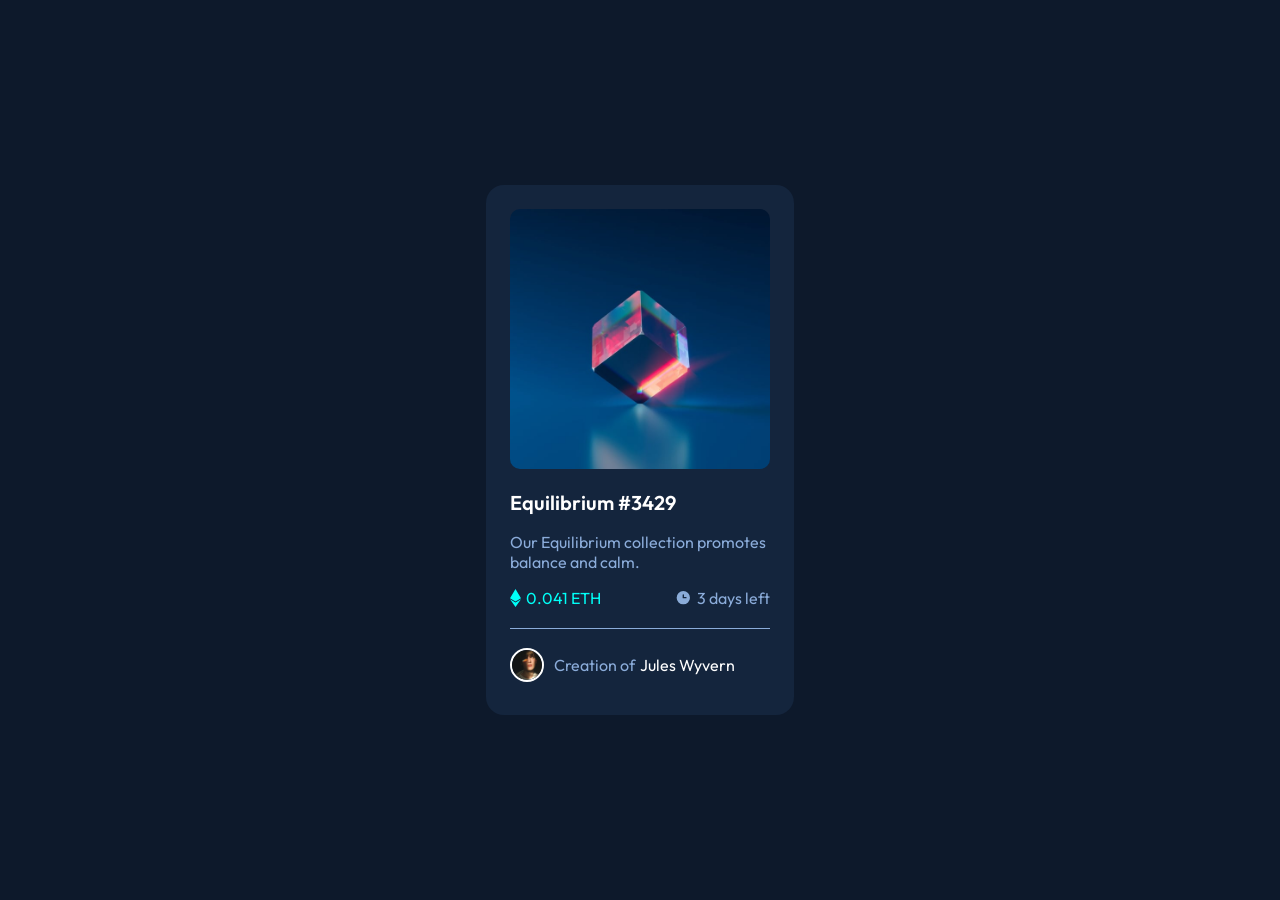
<file: nft-preview-card-component-main/index.html>
<!doctype html>
<html lang="en">
  <head>
    <meta charset="UTF-8" />
    <meta name="viewport" content="width=device-width, initial-scale=1.0" />

    <link
      rel="icon"
      type="image.png"
      sizes="32x32"
      href="./images/favicon-32x32.png"
    />

    <link rel="stylesheet" href="style.css" />

    <title>NFT-Preview-card</title>
  </head>
  <body>
    <article class="preview">
      <img
        src="./images/image-equilibrium.jpg"
        alt="image"
        class="cube-equilibrium"
      />

      <header>
        <h1 class="hearder-text">Equilibrium #3429</h1>
      </header>
      <p class="content">
        Our Equilibrium collection promotes balance and calm.
      </p>

      <main class="icon-header">
        <div class="code-icon">
          <img
            src="./images/icon-ethereum.svg"
            alt="iconimages"
            class="small-icon"
          />

          <span class="code-word">0.041 ETH</span>
        </div>

        <div class="days-icon">
          <img
            src="./images/icon-clock.svg"
            alt="iconclock"
            class="clock-icon"
          />

          <span class="days">3 days left</span>
        </div>
      </main>

      <footer class="profile-image">
        <img src="images/image-avatar.png" alt="avatar" class="boy-avator" />

        <div class="creator-profile">
          <p class="creator">Creation of</p>
          <p class="creator-name">Jules Wyvern</p>
        </div>
      </footer>
    </article>
  </body>
</html>
</file>
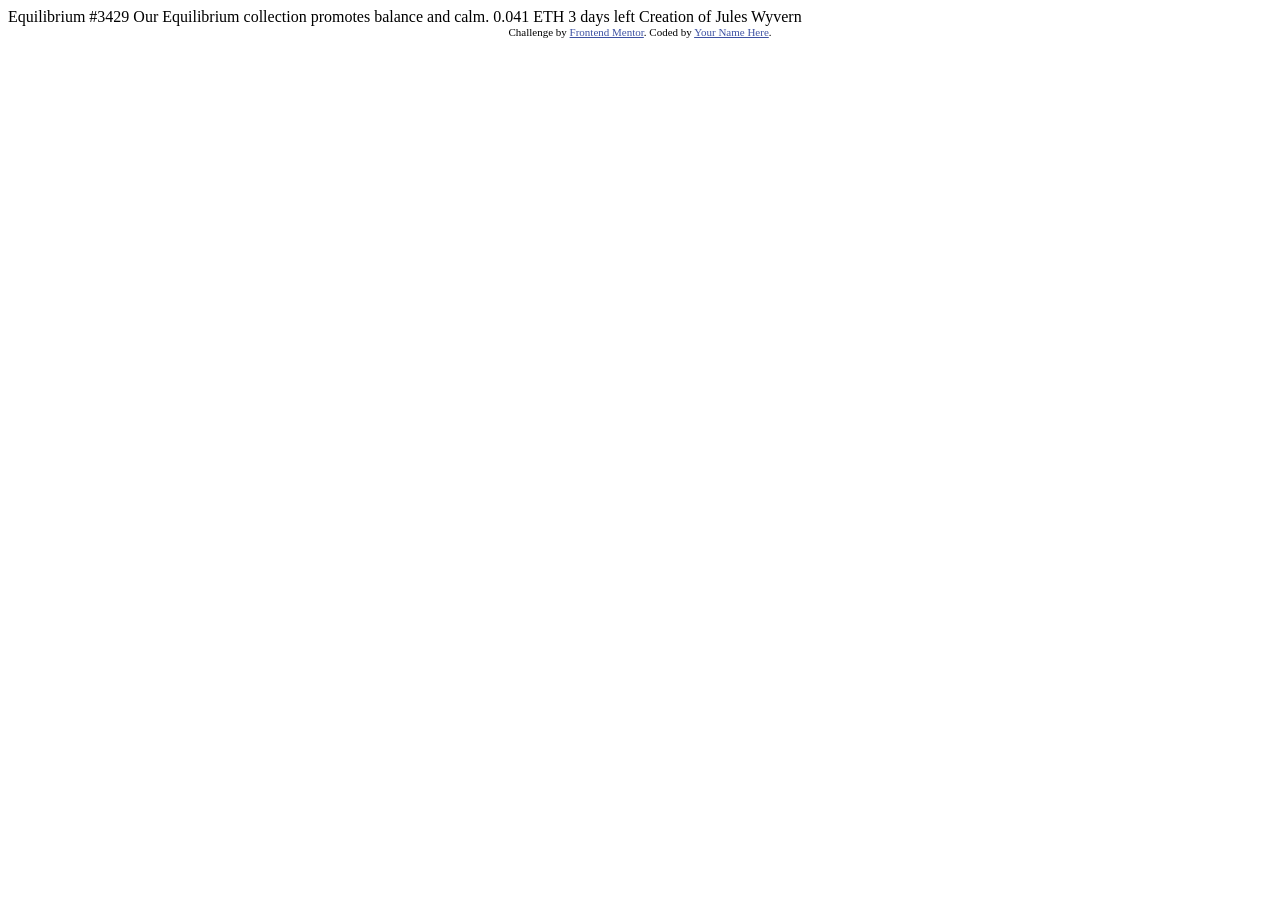
<file: nft-preview-card-component-main/nft-preview-card-component-main/index.html>
<!DOCTYPE html>
<html lang="en">
<head>
  <meta charset="UTF-8">
  <meta name="viewport" content="width=device-width, initial-scale=1.0"> <!-- displays site properly based on user's device -->

  <link rel="icon" type="image/png" sizes="32x32" href="./images/favicon-32x32.png">
  
  <title>Frontend Mentor | NFT preview card component</title>

  <!-- Feel free to remove these styles or customise in your own stylesheet 👍 -->
  <style>
    .attribution { font-size: 0.6875rem; text-align: center; }
    .attribution a { color: hsl(228, 45%, 44%); }
  </style>
</head>
<body>

  Equilibrium #3429

  Our Equilibrium collection promotes balance and calm.

  0.041 ETH
  3 days left
  
  Creation of Jules Wyvern

  <footer class="attribution">
    Challenge by <a href="https://www.frontendmentor.io?ref=challenge">Frontend Mentor</a>. 
    Coded by <a href="#">Your Name Here</a>.
  </footer>
</body>
</html>
</file>
<file: nft-preview-card-component-main/style.css>
@import url(./main.css);
@import url(./mobile.style.css);

/* outfit-300 - latin */
@font-face {
  font-display: swap; /* Check https://developer.mozilla.org/en-US/docs/Web/CSS/@font-face/font-display for other options. */
  font-family: "Outfit";
  font-style: normal;
  font-weight: 300;
  src: url("./fonts/outfit-v15-latin-300.woff2") format("woff2"); /* Chrome 36+, Opera 23+, Firefox 39+, Safari 12+, iOS 10+ */
}
/* outfit-regular - latin */
@font-face {
  font-display: swap; /* Check https://developer.mozilla.org/en-US/docs/Web/CSS/@font-face/font-display for other options. */
  font-family: "Outfit";
  font-style: normal;
  font-weight: 400;
  src: url("./fonts/outfit-v15-latin-regular.woff2") format("woff2"); /* Chrome 36+, Opera 23+, Firefox 39+, Safari 12+, iOS 10+ */
}
/* outfit-600 - latin */
@font-face {
  font-display: swap; /* Check https://developer.mozilla.org/en-US/docs/Web/CSS/@font-face/font-display for other options. */
  font-family: "Outfit";
  font-style: normal;
  font-weight: 600;
  src: url("./fonts/outfit-v15-latin-600.woff2") format("woff2"); /* Chrome 36+, Opera 23+, Firefox 39+, Safari 12+, iOS 10+ */
}

:root {
  --Blue500: hsl(215, 51%, 70%);
  --Cyan400: hsl(178, 100%, 50%);

  --Blue950: hsl(217, 54%, 11%);
  --Blue900: hsl(216, 50%, 16%);
  --Blue800: hsl(215, 32%, 27%);
  --White: hsl(0, 0%, 100%);
}

html {
  font-size: 16px;
  font-family: "outfit", sans-serif;
}

body {
  margin: 0;
  min-height: 100vh;
  background-color: var(--Blue950);
  display: flex;
  align-items: center;
  justify-content: center;
}
</file>
